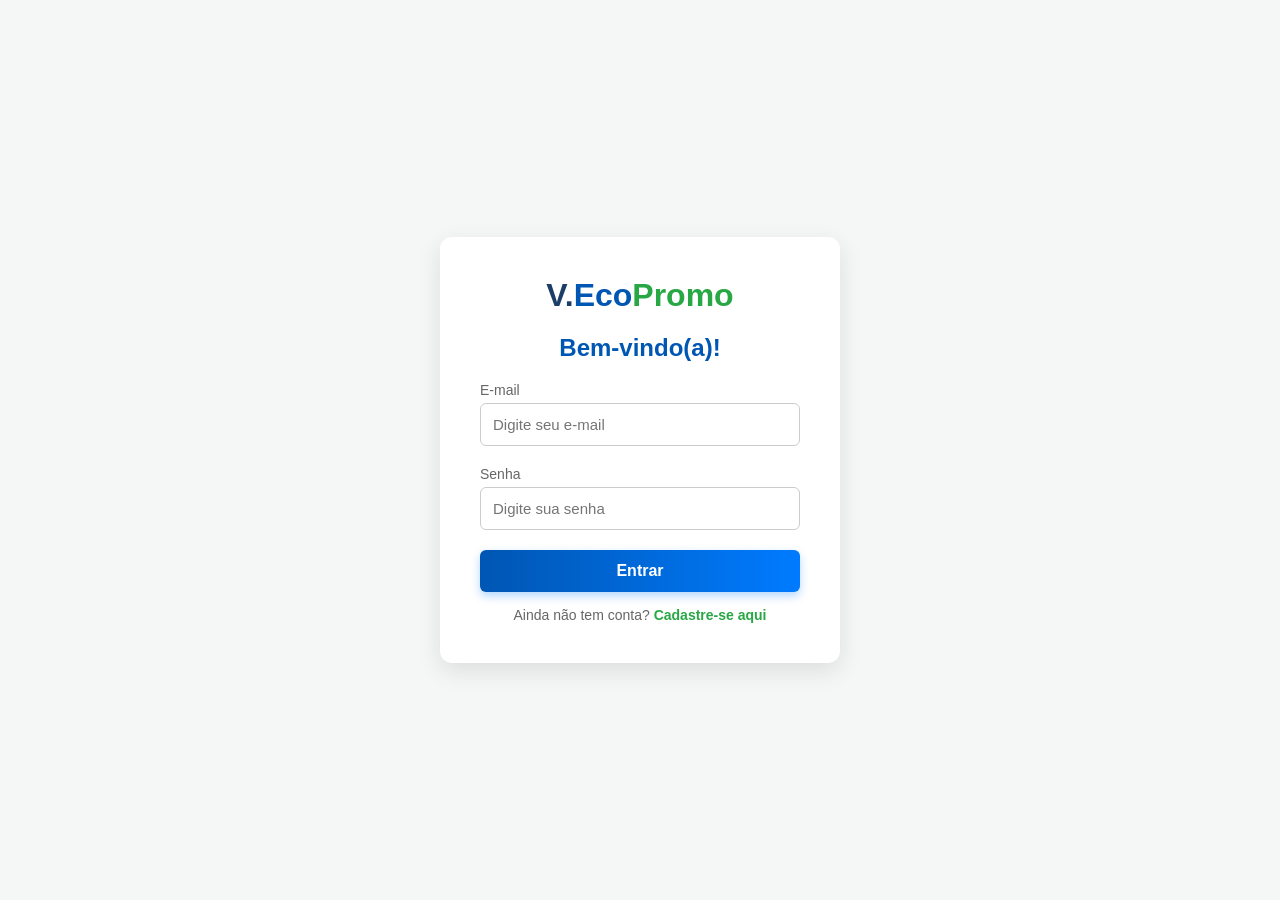
<file: index.html>
<!DOCTYPE html>
<html lang="pt-br">
<head>
    <meta charset="UTF-8">
    <meta name="viewport" content="width=device-width, initial-scale=1.0">
    <title>EcoPromo - Acesso</title>
    <link rel="stylesheet" href="style.css">
    <meta name="viewport" content="width=device-width, initial-scale=1.0">
</head>
<body>
    <div class="login-container">
        <div class="logo-area">
            <h1><span class="v-logo">V.</span><span class="eco">Eco</span><span class="promo">Promo</span></h1>
        </div>

        <div id="tela-login" class="form-area slide-up-animation">
            <h2>Bem-vindo(a)!</h2>
            <form action="cupons.html">
                <label for="email">E-mail</label>
                <input type="email" id="email" placeholder="Digite seu e-mail" required>

                <label for="senha">Senha</label>
                <input type="password" id="senha" placeholder="Digite sua senha" required>

                <button type="submit" class="btn-login">Entrar</button>
            </form>
            <p class="register-link">Ainda não tem conta? <a href="#" id="link-cadastro">Cadastre-se aqui</a></p>
        </div>

    
        <div id="tela-cadastro" class="form-area" style="display: none;">
            <h2>Crie sua conta</h2>
            <form action="cupons.html">
                <label for="nome-cad">Nome</label>
                <input type="text" id="nome-cad" placeholder="Seu nome completo" required>

                <label for="email-cad">E-mail</label>
                <input type="email" id="email-cad" placeholder="Digite seu e-mail" required>

                <label>Telefone</label>
                <input type="tel" id="cadTelefone" placeholder="(xx) xxxxx-xxxx" required>

                <label>Cidade</label>
                <input type="text" id="cadCidade" placeholder="Sua Cidade, Estado" required>

                <label for="senha-cad">Senha</label>
                <input type="password" id="senha-cad" placeholder="Crie uma senha" required>

                <button type="submit" class="btn-cadastro">Cadastrar</button>
            </form>
            <p class="register-link">Já tem uma conta? <a href="#" id="link-login">Faça Login</a></p>
        </div>
    </div>

   
    <script src="script.js"></script>
</body>
</html>
</file>
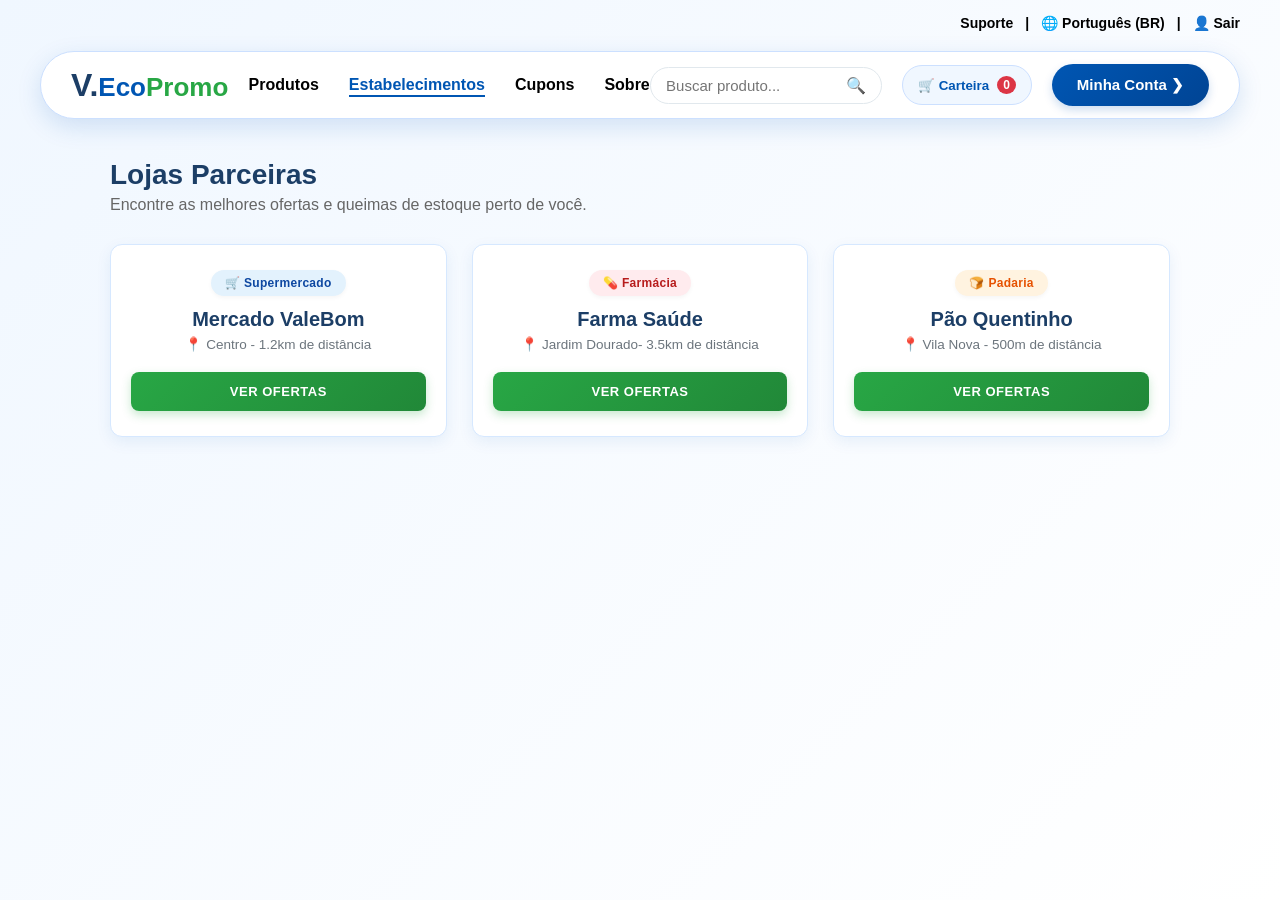
<file: estabelecimentos.html>
<!DOCTYPE html>
<html lang="pt-br">
<head>
    <meta charset="UTF-8">
    <meta name="viewport" content="width=device-width, initial-scale=1.0">
    <title>EcoPromo - Estabelecimentos</title>
    <link rel="stylesheet" href="style.css">
    <meta name="viewport" content="width=device-width, initial-scale=1.0">
</head>
<body class="painel-body">

    <div class="top-bar">
        <a href="suporte.html">Suporte</a> |
        <a href="#">🌐 Português (BR)</a> |
        <a href="index.html">👤 Sair</a>
    </div>

    <nav class="main-menu">
        <a href="inicio.html" class="logo">
            <span class="v-logo">V.</span><span class="eco">Eco</span><span class="promo">Promo</span>
        </a>
               <ul class="nav-links">
        <li><a href="inicio.html">Produtos</a></li>
        <li><a href="estabelecimentos.html" class="active">Estabelecimentos</a></li>
        <li><a href="cupons.html">Cupons</a></li>
        <li><a href="sobre.html">Sobre</a></li>
        </ul>

        <div class="nav-actions">
            <div class="search-box">
                <input type="text" id="inputBusca" placeholder="Buscar produto...">
                <span>🔍</span>
            </div>
            <button id="btnCarteira" class="btn-carteira">🛒 Carteira <span id="contadorCarteira">0</span></button>
            <a href="perfil.html" class="btn-cta">Minha Conta ❯</a>
        </div>
    </nav>
    

    <main class="conteudo-painel">
        <div class="cabecalho-pagina">
            <h2>Lojas Parceiras</h2>
            <p>Encontre as melhores ofertas e queimas de estoque perto de você.</p>
        </div>

        <div class="grid-lojas">
            <div class="card-loja">
                <span class="badge-categoria supermercado">🛒 Supermercado</span>
                <h3>Mercado ValeBom</h3>
                <p>📍 Centro - 1.2km de distância</p>
                <a href="inicio.html" class="btn-ver-ofertas">Ver Ofertas</a>
            </div>

            <div class="card-loja">
                <span class="badge-categoria farmacia">💊 Farmácia</span>
                <h3>Farma Saúde</h3>
                <p>📍 Jardim Dourado- 3.5km de distância</p>
                <a href="inicio.html" class="btn-ver-ofertas">Ver Ofertas</a>
            </div>

            <div class="card-loja">
                <span class="badge-categoria padaria">🍞 Padaria</span>
                <h3>Pão Quentinho</h3>
                <p>📍 Vila Nova - 500m de distância</p>
                <a href="inicio.html" class="btn-ver-ofertas">Ver Ofertas</a>
            </div>
        </div>
    </main>

        <div id="overlayCarteira" class="overlay-carteira"></div>
    <div id="painelCarteira" class="painel-carteira">
        <div class="carteira-header">
            <h3>Meus Cupons</h3>
            <button id="fecharCarteira" class="btn-fechar-carteira">&times;</button>
        </div>
        <div id="itensCarteira" class="carteira-body">
        </div>
        <div class="carteira-footer">
            <button id="limparCarteira" class="btn-limpar">Esvaziar Carteira</button>
        </div>
    </div>
    
     <script src="script.js"></script>
</body>
</html>
</file>
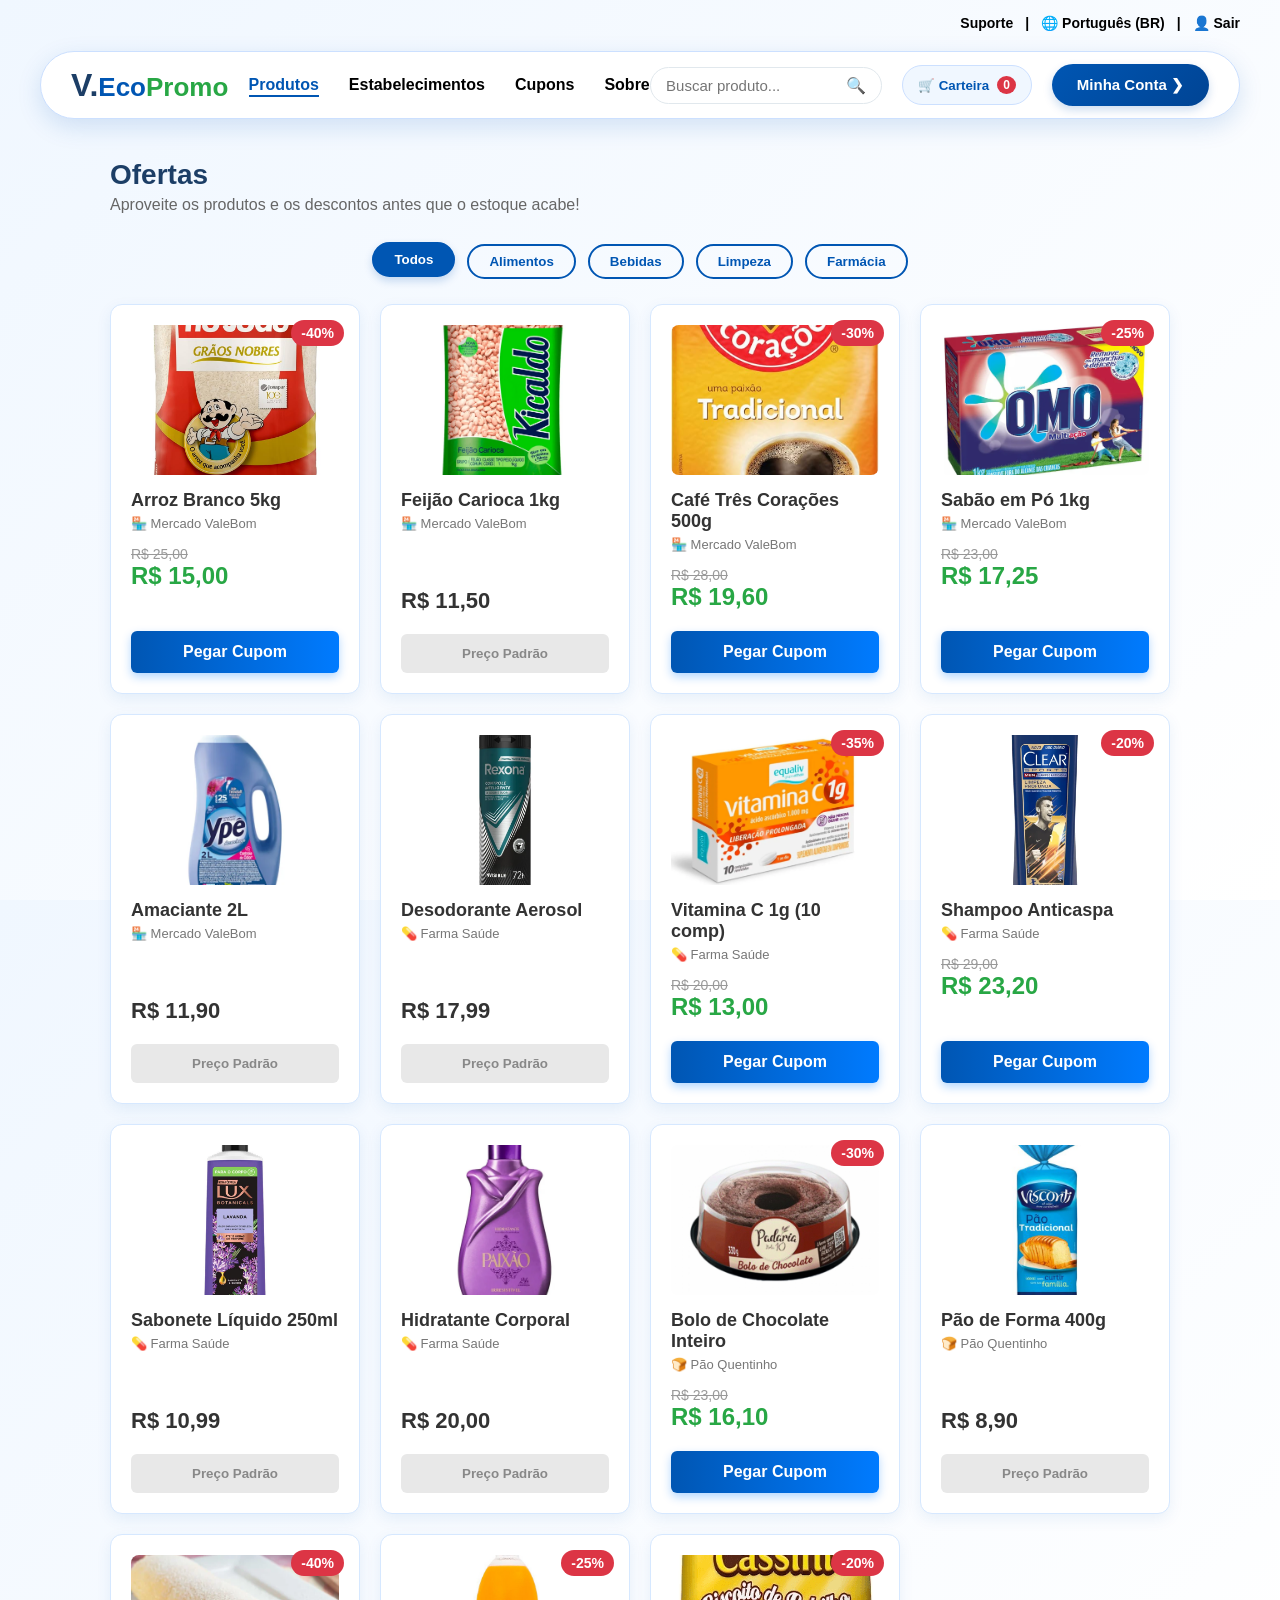
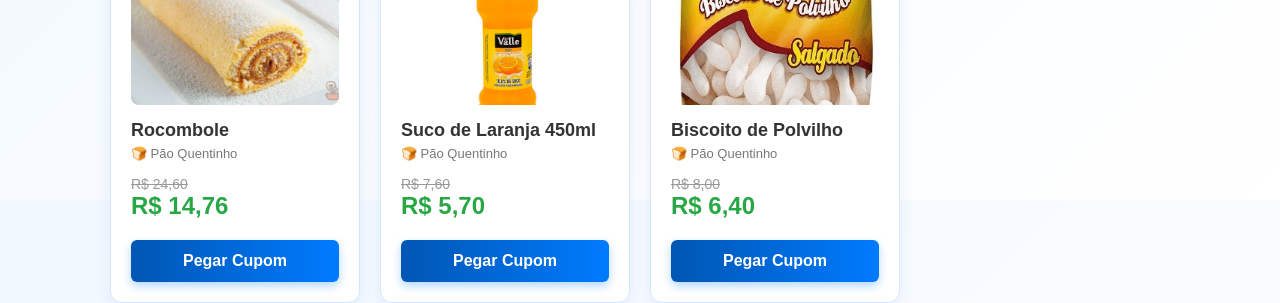
<file: inicio.html>
<!DOCTYPE html>
<html lang="pt-br">
<head>
    <meta charset="UTF-8">
    <meta name="viewport" content="width=device-width, initial-scale=1.0">
    <title>EcoPromo - Produtos em Oferta</title>
    <link rel="stylesheet" href="style.css">
    <meta name="viewport" content="width=device-width, initial-scale=1.0">
</head>
<body class="painel-body">

    <div class="top-bar">
        <a href="suporte.html">Suporte</a> |
        <a href="#">🌐 Português (BR)</a> |
        <a href="index.html">👤 Sair</a>
    </div>

    <nav class="main-menu">
        <a href="inicio.html" class="logo">
            <span class="v-logo">V.</span><span class="eco">Eco</span><span class="promo">Promo</span>
        </a>
            <ul class="nav-links">
        <li><a href="inicio.html" class="active">Produtos</a></li>
        <li><a href="estabelecimentos.html">Estabelecimentos</a></li>
        <li><a href="cupons.html">Cupons</a></li>
        <li><a href="sobre.html">Sobre</a></li>
        </ul>

        <div class="nav-actions">
            <div class="search-box">
                <input type="text" id="inputBusca" placeholder="Buscar produto...">
                <span>🔍</span>
            </div>
            <button id="btnCarteira" class="btn-carteira">🛒 Carteira <span id="contadorCarteira">0</span></button>
            <a href="perfil.html" class="btn-cta">Minha Conta ❯</a>
        </div>
    </nav>

    <main class="conteudo-painel">
        <div class="cabecalho-pagina">
            <h2>Ofertas </h2>
            <p>Aproveite os produtos e os descontos antes que o estoque acabe!</p>
        </div>

      <div class="filtros-container">
    <button class="btn-filtro ativo" data-filtro="todos">Todos</button>
    <button class="btn-filtro" data-filtro="alimentos">Alimentos</button>
    <button class="btn-filtro" data-filtro="bebidas">Bebidas</button>
    <button class="btn-filtro" data-filtro="limpeza">Limpeza</button>
    <button class="btn-filtro" data-filtro="farmacia">Farmácia</button>
    </div>

    <div class="grid-produtos">
            <div class="card-produto" data-categoria="alimentos">
                <div class="badge-desconto">-40%</div>
                <img src="imagens/Arroz.jpg" alt="Arroz Branco" class="img-produto-real">
                <h3>Arroz Branco 5kg</h3>
                <p class="loja-vendedora">🏪 Mercado ValeBom</p>
                <div class="area-preco"><span class="preco-antigo">R$ 25,00</span><span class="preco-novo">R$ 15,00</span></div>
                <a href="cupons.html" class="btn-pegar-cupom">Pegar Cupom</a>
            </div>

            <div class="card-produto" data-categoria="alimentos">
                <img src="imagens/Feijao.webp" alt="Feijão Carioca" class="img-produto-real">
                <h3>Feijão Carioca 1kg</h3>
                <p class="loja-vendedora">🏪 Mercado ValeBom</p>
                <div class="area-preco"><span class="preco-normal-destaque">R$ 11,50</span></div>
                <button class="btn-sem-cupom" disabled>Preço Padrão</button>
            </div>

            <div class="card-produto" data-categoria="alimentos">
                <div class="badge-desconto">-30%</div>
                <img src="imagens/Cafe.jpg" alt="Café Torrado" class="img-produto-real">
                <h3>Café Três Corações 500g</h3>
                <p class="loja-vendedora">🏪 Mercado ValeBom</p>
                <div class="area-preco"><span class="preco-antigo">R$ 28,00</span><span class="preco-novo">R$ 19,60</span></div>
                <a href="cupons.html" class="btn-pegar-cupom">Pegar Cupom</a>
            </div>

            <div class="card-produto" data-categoria="limpeza">
                <div class="badge-desconto">-25%</div>
                <img src="imagens/sabao.webp" alt="Sabão em Pó" class="img-produto-real">
                <h3>Sabão em Pó 1kg</h3>
                <p class="loja-vendedora">🏪 Mercado ValeBom</p>
                <div class="area-preco"><span class="preco-antigo">R$ 23,00</span><span class="preco-novo">R$ 17,25</span></div>
                <a href="cupons.html" class="btn-pegar-cupom">Pegar Cupom</a>
            </div>

            <div class="card-produto" data-categoria="limpeza">
                <img src="imagens/Amaciante.webp" alt="Amaciante 2L" class="img-produto-real">
                <h3>Amaciante 2L</h3>
                <p class="loja-vendedora">🏪 Mercado ValeBom</p>
                <div class="area-preco"><span class="preco-normal-destaque">R$ 11,90</span></div>
                <button class="btn-sem-cupom" disabled>Preço Padrão</button>
            </div>


            <div class="card-produto">
                <img src="imagens/Desodorante.webp" alt="Desodorante" class="img-produto-real">
                <h3>Desodorante Aerosol</h3>
                <p class="loja-vendedora">💊 Farma Saúde</p>
                <div class="area-preco"><span class="preco-normal-destaque">R$ 17,99</span></div>
                <button class="btn-sem-cupom" disabled>Preço Padrão</button>
            </div>
            
            <div class="card-produto" data-categoria="farmacia">
                <div class="badge-desconto">-35%</div>
                <img src="imagens/Vitamina.webp" alt="Vitamina C" class="img-produto-real">
                <h3>Vitamina C 1g (10 comp)</h3>
                <p class="loja-vendedora">💊 Farma Saúde</p>
                <div class="area-preco"><span class="preco-antigo">R$ 20,00</span><span class="preco-novo">R$ 13,00</span></div>
                <a href="cupons.html" class="btn-pegar-cupom">Pegar Cupom</a>
            </div>

            <div class="card-produto" data-categoria="farmacia">
                <div class="badge-desconto">-20%</div>
                <img src="imagens/Shampoo.webp" alt="Shampoo" class="img-produto-real">
                <h3>Shampoo Anticaspa</h3>
                <p class="loja-vendedora">💊 Farma Saúde</p>
                <div class="area-preco"><span class="preco-antigo">R$ 29,00</span><span class="preco-novo">R$ 23,20</span></div>
                <a href="cupons.html" class="btn-pegar-cupom">Pegar Cupom</a>
            </div>

            <div class="card-produto" data-categoria="farmacia">
                <img src="imagens/Sabonete.webp" alt="Sabonete" class="img-produto-real">
                <h3>Sabonete Líquido 250ml</h3>
                <p class="loja-vendedora">💊 Farma Saúde</p>
                <div class="area-preco"><span class="preco-normal-destaque">R$ 10,99</span></div>
                <button class="btn-sem-cupom" disabled>Preço Padrão</button>
            </div>

            <div class="card-produto" data-categoria="farmacia">
                <img src="imagens/Hidratante.webp" alt="Hidratante Corporal" class="img-produto-real">
                <h3>Hidratante Corporal</h3>
                <p class="loja-vendedora">💊 Farma Saúde</p>
                <div class="area-preco"><span class="preco-normal-destaque">R$ 20,00</span></div>
                <button class="btn-sem-cupom" disabled>Preço Padrão</button>
            </div>

            <div class="card-produto" data-categoria="alimentos">
                <div class="badge-desconto">-30%</div>
                <img src="imagens/Bolo.jpg" alt="Bolo de Chocolate" class="img-produto-real">
                <h3>Bolo de Chocolate Inteiro</h3>
                <p class="loja-vendedora">🍞 Pão Quentinho</p>
                <div class="area-preco"><span class="preco-antigo">R$ 23,00</span><span class="preco-novo">R$ 16,10</span></div>
                <a href="cupons.html" class="btn-pegar-cupom">Pegar Cupom</a>
            </div>

            <div class="card-produto" data-categoria="alimentos">
                <img src="imagens/Pao.jpg" alt="Pão Francês" class="img-produto-real">
                <h3>Pão de Forma 400g</h3>
                <p class="loja-vendedora">🍞 Pão Quentinho</p>
                <div class="area-preco"><span class="preco-normal-destaque">R$ 8,90</span></div>
                <button class="btn-sem-cupom" disabled>Preço Padrão</button>
            </div>

            <div class="card-produto" data-categoria="alimentos">
                <div class="badge-desconto">-40%</div>
                <img src="imagens/Rocambole.webp" alt="Pão de Queijo" class="img-produto-real">
                <h3>Rocombole</h3>
                <p class="loja-vendedora">🍞 Pão Quentinho</p>
                <div class="area-preco"><span class="preco-antigo">R$ 24,60</span><span class="preco-novo">R$ 14,76</span></div>
                <a href="cupons.html" class="btn-pegar-cupom">Pegar Cupom</a>
            </div>

            <div class="card-produto" data-categoria="bebidas">
                <div class="badge-desconto">-25%</div>
                <img src="imagens/suco.jpg" alt="Suco Natural" class="img-produto-real">
                <h3>Suco de Laranja 450ml</h3>
                <p class="loja-vendedora">🍞 Pão Quentinho</p>
                <div class="area-preco"><span class="preco-antigo">R$ 7,60</span><span class="preco-novo">R$ 5,70</span></div>
                <a href="cupons.html" class="btn-pegar-cupom">Pegar Cupom</a>
            </div>

            <div class="card-produto" data-categoria="alimentos">
                <div class="badge-desconto">-20%</div>
                <img src="imagens/Biscoito.png" alt="Biscoito de Polvilho" class="img-produto-real">
                <h3>Biscoito de Polvilho</h3>
                <p class="loja-vendedora">🍞 Pão Quentinho</p>
                <div class="area-preco"><span class="preco-antigo">R$ 8,00</span><span class="preco-novo">R$ 6,40</span></div>
                <a href="cupons.html" class="btn-pegar-cupom">Pegar Cupom</a>
            </div>

        </div>
    </main>

    <div id="overlayCarteira" class="overlay-carteira"></div>
    <div id="painelCarteira" class="painel-carteira">
        <div class="carteira-header">
            <h3>Meus Cupons</h3>
            <button id="fecharCarteira" class="btn-fechar-carteira">&times;</button>
        </div>
        <div id="itensCarteira" class="carteira-body">
        </div>
        <div class="carteira-footer">
            <button id="limparCarteira" class="btn-limpar">Esvaziar Carteira</button>
        </div>
    </div>

    <script src="script.js"></script>
</body>
</html>
</file>
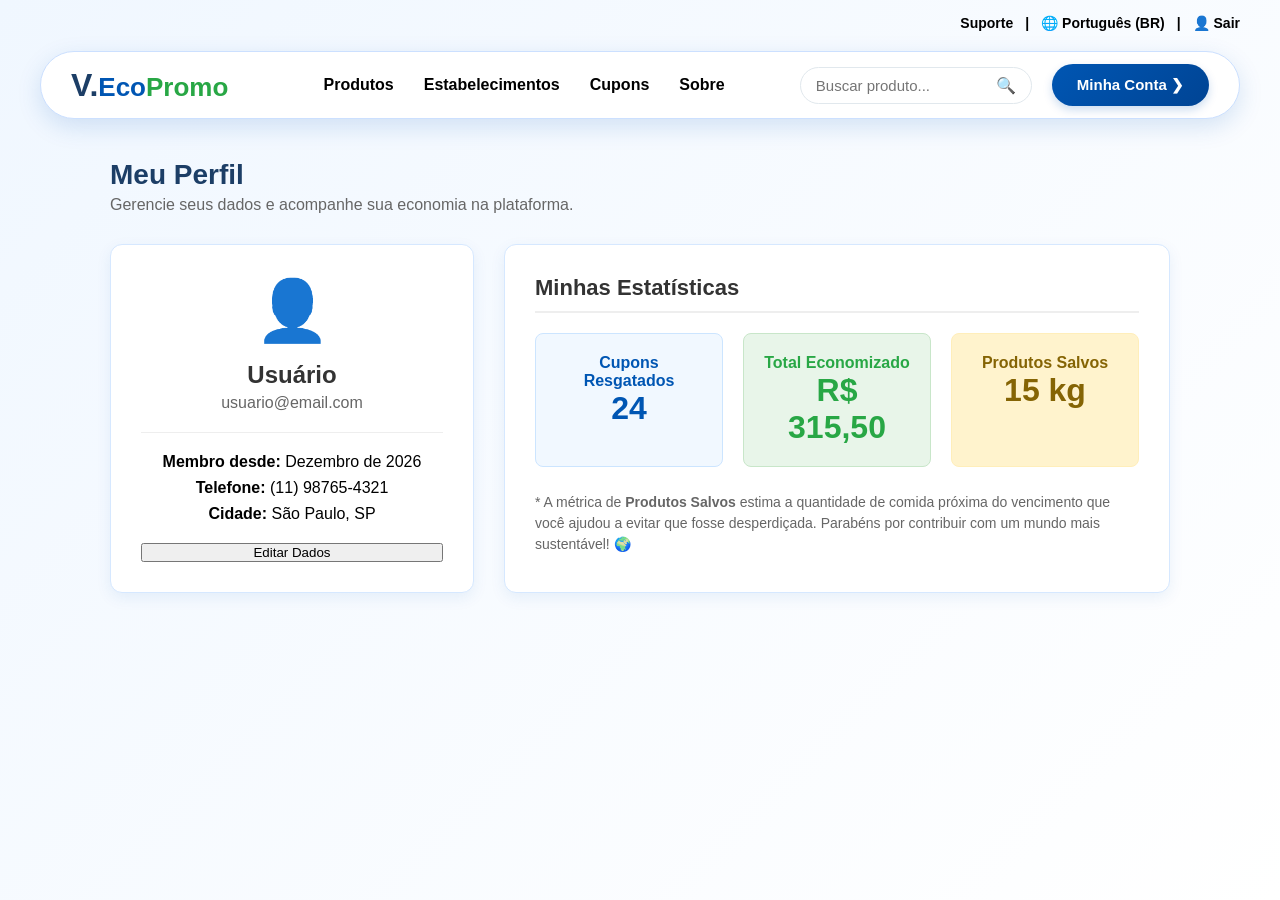
<file: perfil.html>
<!DOCTYPE html>
<html lang="pt-br">
<head>
    <meta charset="UTF-8">
    <meta name="viewport" content="width=device-width, initial-scale=1.0">
    <title>EcoPromo - Minha Conta</title>
    <link rel="stylesheet" href="style.css">
    <meta name="viewport" content="width=device-width, initial-scale=1.0">
</head>
<body class="painel-body">

    <div class="top-bar">
        <a href="suporte.html">Suporte</a> |
        <a href="#">🌐 Português (BR)</a> |
        <a href="index.html">👤 Sair</a>
    </div>

    <nav class="main-menu">
        <a href="inicio.html" class="logo">
            <span class="v-logo">V.</span><span class="eco">Eco</span><span class="promo">Promo</span>
        </a>
     <ul class="nav-links">
    <li><a href="inicio.html">Produtos</a></li>
    <li><a href="estabelecimentos.html">Estabelecimentos</a></li>
    <li><a href="cupons.html">Cupons</a></li>
    <li><a href="sobre.html">Sobre</a></li>
    </ul>
        <div class="nav-actions">
            <div class="search-box">
                <input type="text" id="inputBusca" placeholder="Buscar produto...">
                <span>🔍</span>
            </div>
    
            <a href="perfil.html" class="btn-cta" style="background-color: #000; color: #fff;">Minha Conta ❯</a>
        </div>
    </nav>

    <main class="conteudo-painel">
        <div class="cabecalho-pagina">
            <h2>Meu Perfil</h2>
            <p>Gerencie seus dados e acompanhe sua economia na plataforma.</p>
        </div>

        <div class="perfil-container" style="display: flex; gap: 30px; margin-top: 20px; flex-wrap: wrap;">
            
            <div class="card-produto" style="flex: 1; min-width: 300px; padding: 30px; text-align: center;">
                <div style="font-size: 60px; margin-bottom: 15px;">👤</div>
                <h3 id="perfilNome" style="font-size: 24px; margin-bottom: 5px;">João Silva</h3>
<p id="perfilEmail" style="color: #666; margin-bottom: 20px;">joao.silva@email.com</p>

<hr style="border: 0; border-top: 1px solid #eee; margin-bottom: 20px;">

<p style="margin-bottom: 8px;"><strong>Membro desde:</strong> <span id="perfilData">Janeiro de 2024</span></p>
<p style="margin-bottom: 8px;"><strong>Telefone:</strong> <span id="perfilTelefone">(11) 98765-4321</span></p>
<p style="margin-bottom: 20px;"><strong>Cidade:</strong> <span id="perfilCidade">São Paulo, SP</span></p>

<button id="btnEditarDados" class="btn-editar">Editar Dados</button>
            </div>

            <div class="card-produto" style="flex: 2; min-width: 300px; padding: 30px;">
                <h3 style="font-size: 22px; border-bottom: 2px solid #eee; padding-bottom: 10px; margin-bottom: 20px;">Minhas Estatísticas</h3>
                
                <div style="display: grid; grid-template-columns: repeat(auto-fit, minmax(150px, 1fr)); gap: 20px;">
                    <div style="background-color: #f1f8ff; padding: 20px; border-radius: 8px; text-align: center; border: 1px solid #cce5ff;">
                        <h4 style="color: #0056b3; font-size: 16px;">Cupons Resgatados</h4>
                        <span style="font-size: 32px; font-weight: bold; color: #0056b3;">24</span>
                    </div>
                    
                    <div style="background-color: #e8f5e9; padding: 20px; border-radius: 8px; text-align: center; border: 1px solid #c8e6c9;">
                        <h4 style="color: #28a745; font-size: 16px;">Total Economizado</h4>
                        <span style="font-size: 32px; font-weight: bold; color: #28a745;">R$ 315,50</span>
                    </div>

                    <div style="background-color: #fff3cd; padding: 20px; border-radius: 8px; text-align: center; border: 1px solid #ffeeba;">
                        <h4 style="color: #856404; font-size: 16px;">Produtos Salvos</h4>
                        <span style="font-size: 32px; font-weight: bold; color: #856404;">15 kg</span>
                    </div>
                </div>

                <p style="margin-top: 25px; color: #666; font-size: 14px; line-height: 1.5;">
                    * A métrica de <strong>Produtos Salvos</strong> estima a quantidade de comida próxima do vencimento que você ajudou a evitar que fosse desperdiçada. Parabéns por contribuir com um mundo mais sustentável! 🌍
                </p>
            </div>

        </div>
    </main>

     <script src="script.js"></script>
</body>
</html>
</file>
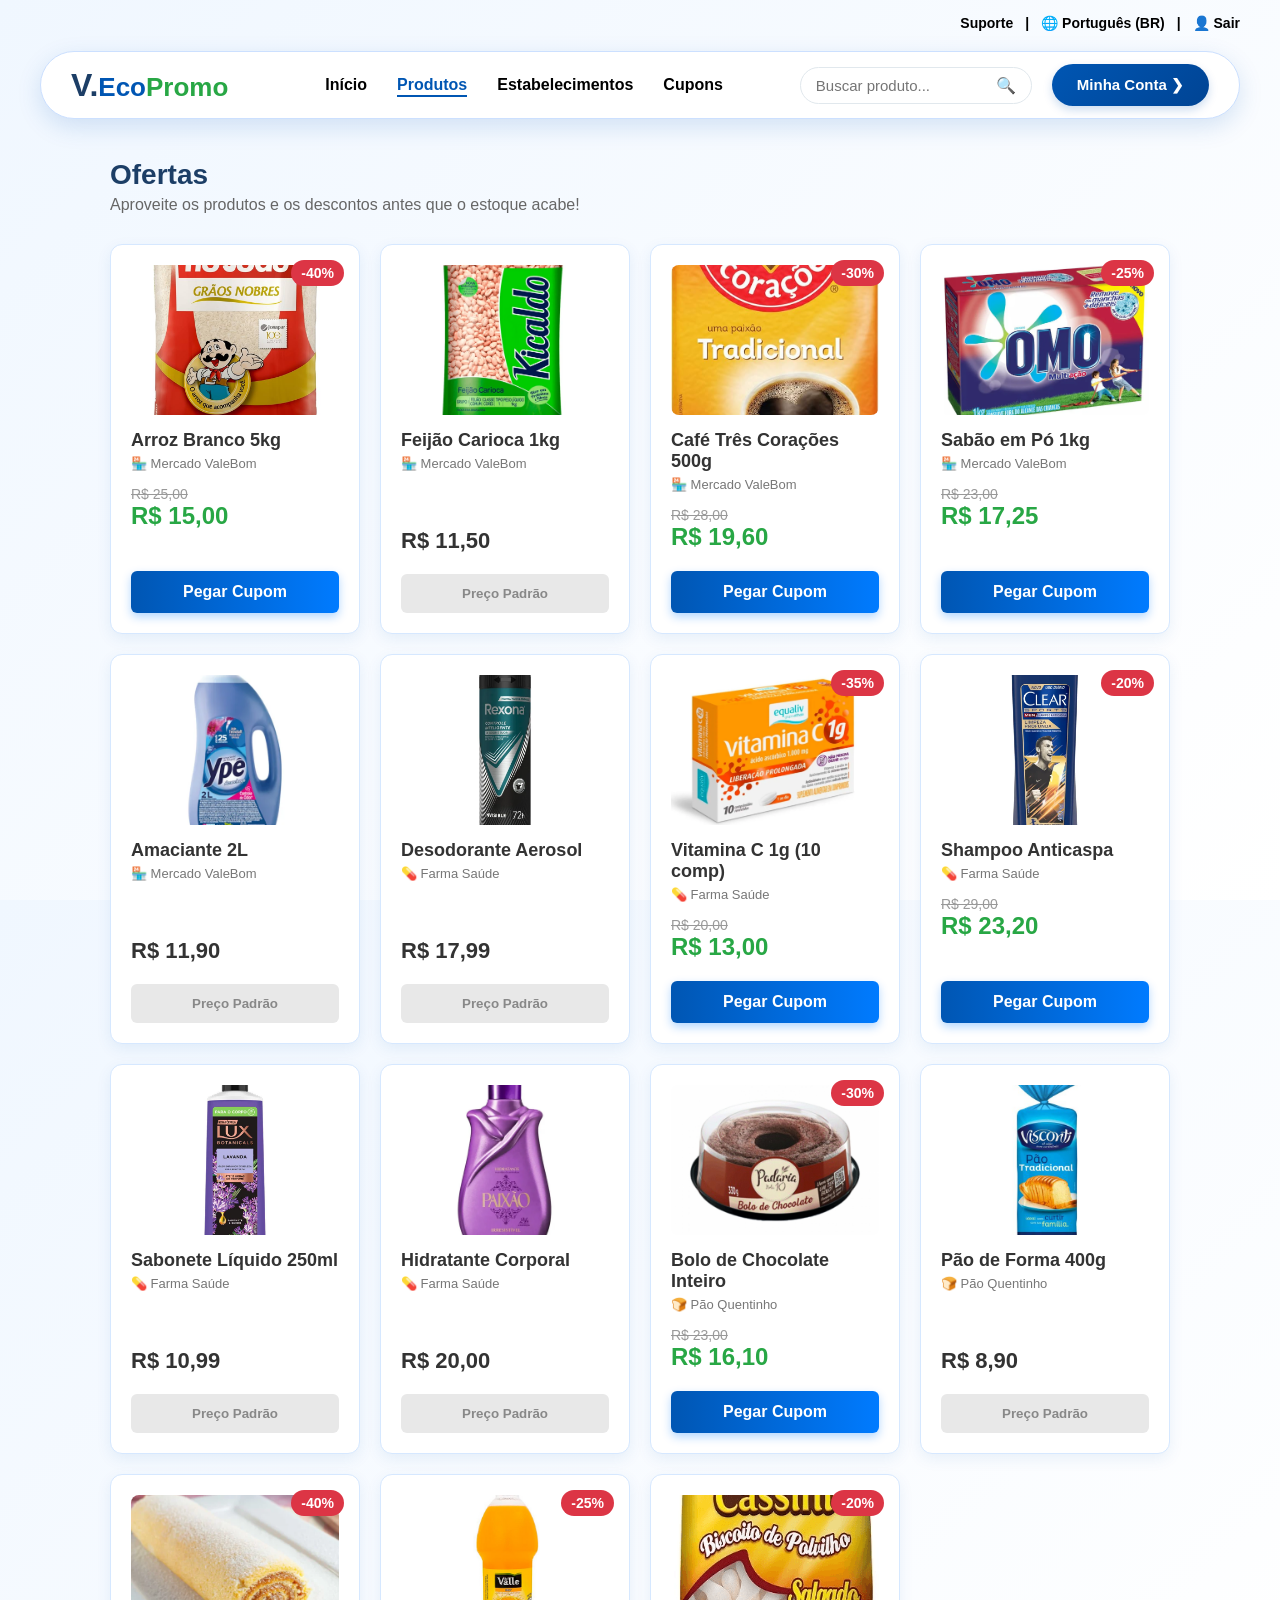
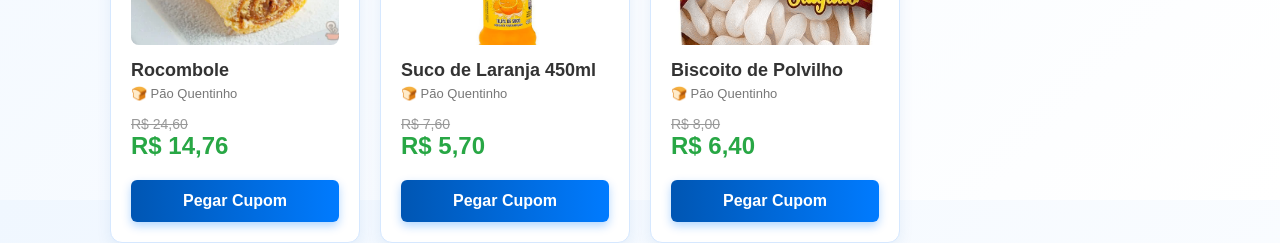
<file: produtos.html>
<!DOCTYPE html>
<html lang="pt-br">
<head>
    <meta charset="UTF-8">
    <meta name="viewport" content="width=device-width, initial-scale=1.0">
    <title>EcoPromo - Produtos em Oferta</title>
    <link rel="stylesheet" href="style.css">
</head>
<body class="painel-body">

    <div class="top-bar">
        <a href="#">Suporte</a> |
        <a href="#">🌐 Português (BR)</a> |
        <a href="index.html">👤 Sair</a>
    </div>

    <nav class="main-menu">
        <a href="inicio.html" class="logo">
            <span class="v-logo">V.</span><span class="eco">Eco</span><span class="promo">Promo</span>
        </a>
        <ul class="nav-links">
            <li><a href="inicio.html">Início</a></li>
            <li><a href="produtos.html" class="active">Produtos</a></li>
            <li><a href="estabelecimentos.html">Estabelecimentos</a></li>
            <li><a href="cupons.html">Cupons</a></li>
        </ul>
        <div class="nav-actions">
            <div class="search-box">
                <input type="text" id="inputBusca" placeholder="Buscar produto...">
                <span>🔍</span>
            </div>
            <a href="perfil.html" class="btn-cta">Minha Conta ❯</a>
        </div>
    </nav>

    <main class="conteudo-painel">
        <div class="cabecalho-pagina">
            <h2>Ofertas </h2>
            <p>Aproveite os produtos e os descontos antes que o estoque acabe!</p>
        </div>

    <div class="grid-produtos">
            <div class="card-produto">
                <div class="badge-desconto">-40%</div>
                <img src="imagens/Arroz.jpg" alt="Arroz Branco" class="img-produto-real">
                <h3>Arroz Branco 5kg</h3>
                <p class="loja-vendedora">🏪 Mercado ValeBom</p>
                <div class="area-preco"><span class="preco-antigo">R$ 25,00</span><span class="preco-novo">R$ 15,00</span></div>
                <a href="cupons.html" class="btn-pegar-cupom">Pegar Cupom</a>
            </div>

            <div class="card-produto">
                <img src="imagens/Feijao.webp" alt="Feijão Carioca" class="img-produto-real">
                <h3>Feijão Carioca 1kg</h3>
                <p class="loja-vendedora">🏪 Mercado ValeBom</p>
                <div class="area-preco"><span class="preco-normal-destaque">R$ 11,50</span></div>
                <button class="btn-sem-cupom" disabled>Preço Padrão</button>
            </div>

            <div class="card-produto">
                <div class="badge-desconto">-30%</div>
                <img src="imagens/Cafe.jpg" alt="Café Torrado" class="img-produto-real">
                <h3>Café Três Corações 500g</h3>
                <p class="loja-vendedora">🏪 Mercado ValeBom</p>
                <div class="area-preco"><span class="preco-antigo">R$ 28,00</span><span class="preco-novo">R$ 19,60</span></div>
                <a href="cupons.html" class="btn-pegar-cupom">Pegar Cupom</a>
            </div>

            <div class="card-produto">
                <div class="badge-desconto">-25%</div>
                <img src="imagens/sabao.webp" alt="Sabão em Pó" class="img-produto-real">
                <h3>Sabão em Pó 1kg</h3>
                <p class="loja-vendedora">🏪 Mercado ValeBom</p>
                <div class="area-preco"><span class="preco-antigo">R$ 23,00</span><span class="preco-novo">R$ 17,25</span></div>
                <a href="cupons.html" class="btn-pegar-cupom">Pegar Cupom</a>
            </div>

            <div class="card-produto">
                <img src="imagens/Amaciante.webp" alt="Amaciante 2L" class="img-produto-real">
                <h3>Amaciante 2L</h3>
                <p class="loja-vendedora">🏪 Mercado ValeBom</p>
                <div class="area-preco"><span class="preco-normal-destaque">R$ 11,90</span></div>
                <button class="btn-sem-cupom" disabled>Preço Padrão</button>
            </div>


            <div class="card-produto">
                <img src="imagens/Desodorante.webp" alt="Desodorante" class="img-produto-real">
                <h3>Desodorante Aerosol</h3>
                <p class="loja-vendedora">💊 Farma Saúde</p>
                <div class="area-preco"><span class="preco-normal-destaque">R$ 17,99</span></div>
                <button class="btn-sem-cupom" disabled>Preço Padrão</button>
            </div>
            
            <div class="card-produto">
                <div class="badge-desconto">-35%</div>
                <img src="imagens/Vitamina.webp" alt="Vitamina C" class="img-produto-real">
                <h3>Vitamina C 1g (10 comp)</h3>
                <p class="loja-vendedora">💊 Farma Saúde</p>
                <div class="area-preco"><span class="preco-antigo">R$ 20,00</span><span class="preco-novo">R$ 13,00</span></div>
                <a href="cupons.html" class="btn-pegar-cupom">Pegar Cupom</a>
            </div>

            <div class="card-produto">
                <div class="badge-desconto">-20%</div>
                <img src="imagens/Shampoo.webp" alt="Shampoo" class="img-produto-real">
                <h3>Shampoo Anticaspa</h3>
                <p class="loja-vendedora">💊 Farma Saúde</p>
                <div class="area-preco"><span class="preco-antigo">R$ 29,00</span><span class="preco-novo">R$ 23,20</span></div>
                <a href="cupons.html" class="btn-pegar-cupom">Pegar Cupom</a>
            </div>

            <div class="card-produto">
                <img src="imagens/Sabonete.webp" alt="Sabonete" class="img-produto-real">
                <h3>Sabonete Líquido 250ml</h3>
                <p class="loja-vendedora">💊 Farma Saúde</p>
                <div class="area-preco"><span class="preco-normal-destaque">R$ 10,99</span></div>
                <button class="btn-sem-cupom" disabled>Preço Padrão</button>
            </div>

            <div class="card-produto">
                <img src="imagens/Hidratante.webp" alt="Hidratante Corporal" class="img-produto-real">
                <h3>Hidratante Corporal</h3>
                <p class="loja-vendedora">💊 Farma Saúde</p>
                <div class="area-preco"><span class="preco-normal-destaque">R$ 20,00</span></div>
                <button class="btn-sem-cupom" disabled>Preço Padrão</button>
            </div>

            <div class="card-produto">
                <div class="badge-desconto">-30%</div>
                <img src="imagens/Bolo.jpg" alt="Bolo de Chocolate" class="img-produto-real">
                <h3>Bolo de Chocolate Inteiro</h3>
                <p class="loja-vendedora">🍞 Pão Quentinho</p>
                <div class="area-preco"><span class="preco-antigo">R$ 23,00</span><span class="preco-novo">R$ 16,10</span></div>
                <a href="cupons.html" class="btn-pegar-cupom">Pegar Cupom</a>
            </div>

            <div class="card-produto">
                <img src="imagens/Pao.jpg" alt="Pão Francês" class="img-produto-real">
                <h3>Pão de Forma 400g</h3>
                <p class="loja-vendedora">🍞 Pão Quentinho</p>
                <div class="area-preco"><span class="preco-normal-destaque">R$ 8,90</span></div>
                <button class="btn-sem-cupom" disabled>Preço Padrão</button>
            </div>

            <div class="card-produto">
                <div class="badge-desconto">-40%</div>
                <img src="imagens/Rocambole.webp" alt="Pão de Queijo" class="img-produto-real">
                <h3>Rocombole</h3>
                <p class="loja-vendedora">🍞 Pão Quentinho</p>
                <div class="area-preco"><span class="preco-antigo">R$ 24,60</span><span class="preco-novo">R$ 14,76</span></div>
                <a href="cupons.html" class="btn-pegar-cupom">Pegar Cupom</a>
            </div>

            <div class="card-produto">
                <div class="badge-desconto">-25%</div>
                <img src="imagens/suco.jpg" alt="Suco Natural" class="img-produto-real">
                <h3>Suco de Laranja 450ml</h3>
                <p class="loja-vendedora">🍞 Pão Quentinho</p>
                <div class="area-preco"><span class="preco-antigo">R$ 7,60</span><span class="preco-novo">R$ 5,70</span></div>
                <a href="cupons.html" class="btn-pegar-cupom">Pegar Cupom</a>
            </div>

            <div class="card-produto">
                <div class="badge-desconto">-20%</div>
                <img src="imagens/Biscoito.png" alt="Biscoito de Polvilho" class="img-produto-real">
                <h3>Biscoito de Polvilho</h3>
                <p class="loja-vendedora">🍞 Pão Quentinho</p>
                <div class="area-preco"><span class="preco-antigo">R$ 8,00</span><span class="preco-novo">R$ 6,40</span></div>
                <a href="cupons.html" class="btn-pegar-cupom">Pegar Cupom</a>
            </div>

        </div>
    </main>

    <script src="script.js"></script>
</body>
</html>
</file>
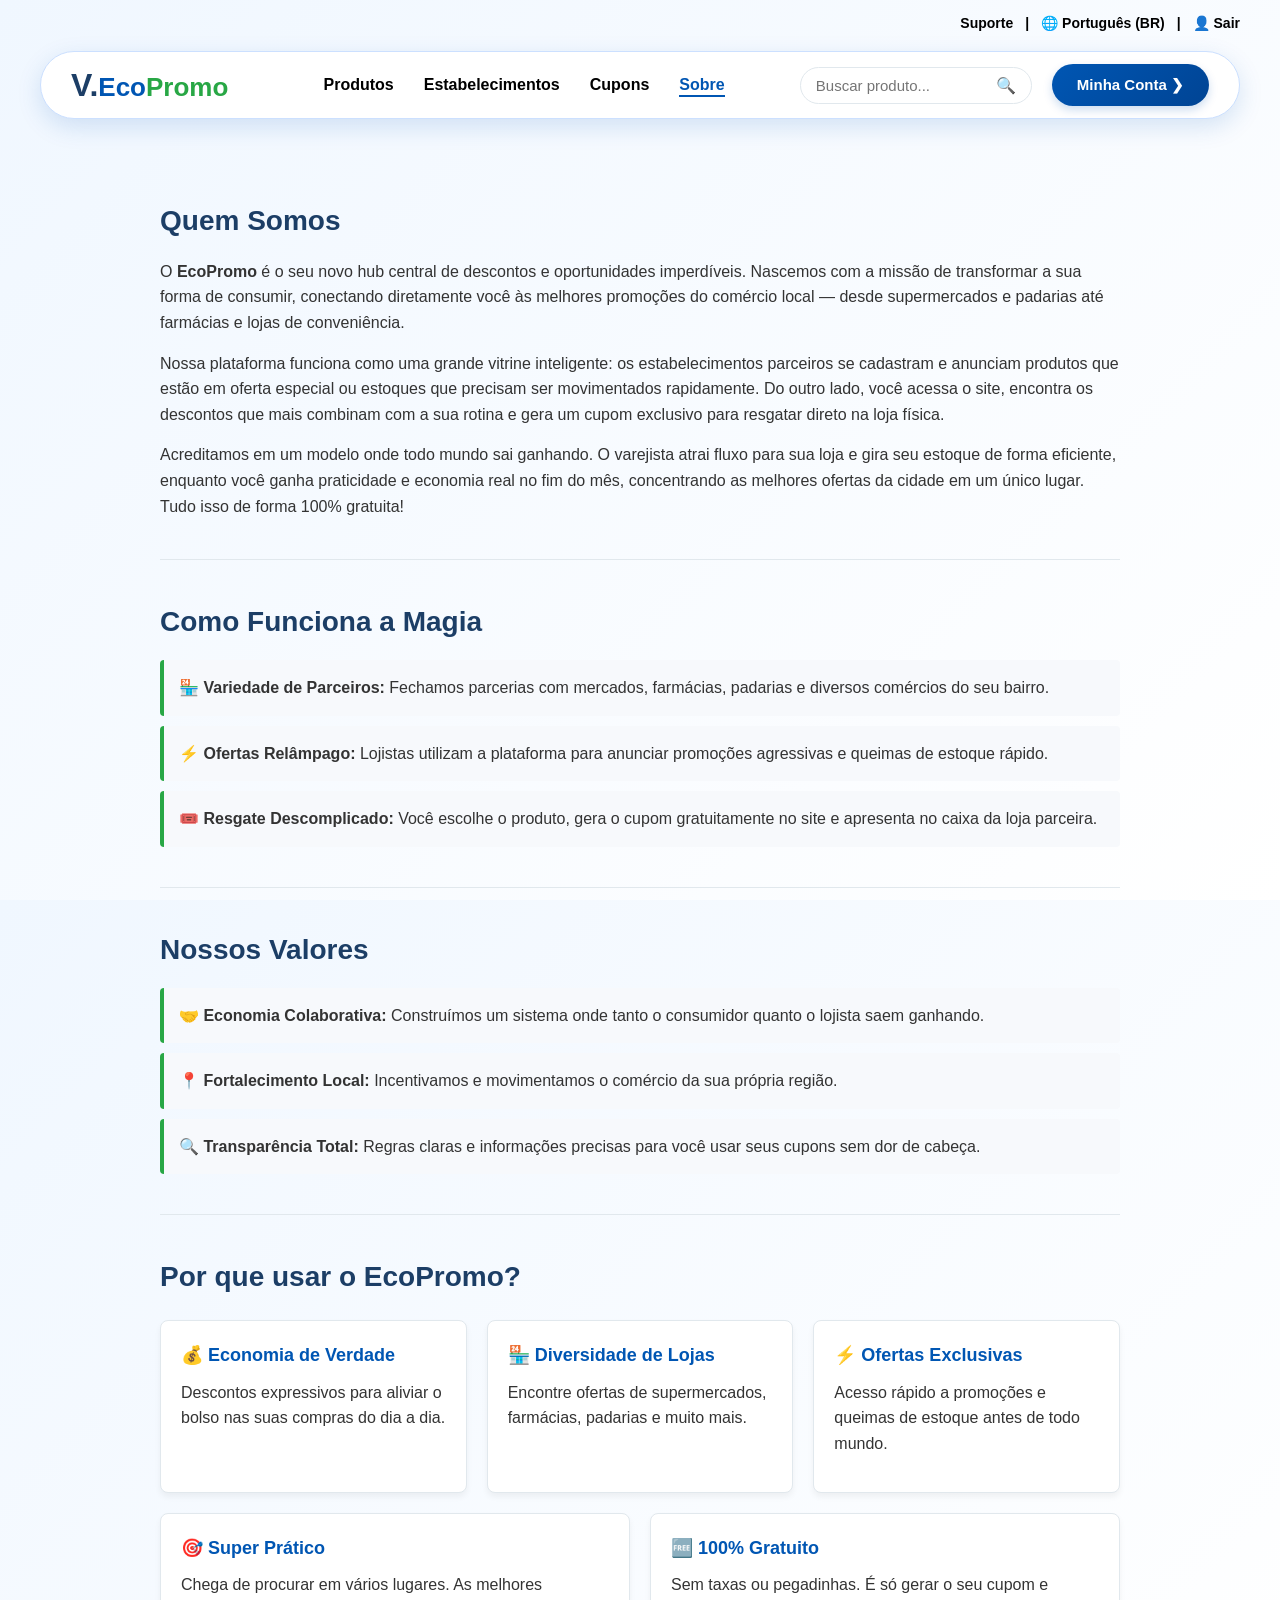
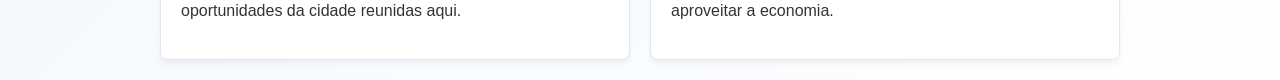
<file: sobre.html>
<!DOCTYPE html>
<html lang="pt-br">
<head>
    <meta charset="UTF-8">
    <meta name="viewport" content="width=device-width, initial-scale=1.0">
    <title>EcoPromo - Início</title>
    <link rel="stylesheet" href="style.css">
    <meta name="viewport" content="width=device-width, initial-scale=1.0">
</head>

<body class="painel-body">

    <div class="top-bar">
       <a href="suporte.html">Suporte</a> |
        <a href="#">🌐 Português (BR)</a> |
        <a href="index.html">👤 Sair</a>
    </div>

    <nav class="main-menu">
        <a href="inicio.html" class="logo">
            <span class="v-logo">V.</span><span class="eco">Eco</span><span class="promo">Promo</span>
        </a>

          <ul class="nav-links">
        <li><a href="inicio.html">Produtos</a></li>
        <li><a href="estabelecimentos.html">Estabelecimentos</a></li>
        <li><a href="cupons.html">Cupons</a></li>
        <li><a href="sobre.html" class="active">Sobre</a></li>
        </ul>

        <div class="nav-actions">
            <div class="search-box">
                <input type="text" id="inputBusca" placeholder="Buscar produto...">
                <span>🔍</span>
            </div>
             <a href="perfil.html" class="btn-cta">Minha Conta ❯</a>
        </div>
    </nav>

    <main class="conteudo-inicio">
        <section class="sobre-nos">
            <h2>Quem Somos</h2>
            <p>O <strong>EcoPromo</strong> é o seu novo hub central de descontos e oportunidades imperdíveis. Nascemos com a missão de transformar a sua forma de consumir, conectando diretamente você às melhores promoções do comércio local — desde supermercados e padarias até farmácias e lojas de conveniência.</p>
            
            <p>Nossa plataforma funciona como uma grande vitrine inteligente: os estabelecimentos parceiros se cadastram e anunciam produtos que estão em oferta especial ou estoques que precisam ser movimentados rapidamente. Do outro lado, você acessa o site, encontra os descontos que mais combinam com a sua rotina e gera um cupom exclusivo para resgatar direto na loja física.</p>
            
            <p>Acreditamos em um modelo onde todo mundo sai ganhando. O varejista atrai fluxo para sua loja e gira seu estoque de forma eficiente, enquanto você ganha praticidade e economia real no fim do mês, concentrando as melhores ofertas da cidade em um único lugar. Tudo isso de forma 100% gratuita!</p>
        </section>

        <hr class="divisor">

        <section class="como-funciona">
            <h2>Como Funciona a Magia</h2>
            <ul>
                <li><strong>🏪 Variedade de Parceiros:</strong> Fechamos parcerias com mercados, farmácias, padarias e diversos comércios do seu bairro.</li>
                <li><strong>⚡ Ofertas Relâmpago:</strong> Lojistas utilizam a plataforma para anunciar promoções agressivas e queimas de estoque rápido.</li>
                <li><strong>🎟️ Resgate Descomplicado:</strong> Você escolhe o produto, gera o cupom gratuitamente no site e apresenta no caixa da loja parceira.</li>
            </ul>
        </section>

        <hr class="divisor">

        <section class="valores">
            <h2>Nossos Valores</h2>
            <ul>
                <li><strong>🤝 Economia Colaborativa:</strong> Construímos um sistema onde tanto o consumidor quanto o lojista saem ganhando.</li>
                <li><strong>📍 Fortalecimento Local:</strong> Incentivamos e movimentamos o comércio da sua própria região.</li>
                <li><strong>🔍 Transparência Total:</strong> Regras claras e informações precisas para você usar seus cupons sem dor de cabeça.</li>
            </ul>
        </section>

        <hr class="divisor">

        <section class="vantagens">
            <h2>Por que usar o EcoPromo?</h2>
            <div class="cards-vantagens">
                <div class="card">
                    <h3>💰 Economia de Verdade</h3>
                    <p>Descontos expressivos para aliviar o bolso nas suas compras do dia a dia.</p>
                </div>
                <div class="card">
                    <h3>🏪 Diversidade de Lojas</h3>
                    <p>Encontre ofertas de supermercados, farmácias, padarias e muito mais.</p>
                </div>
                <div class="card">
                    <h3>⚡ Ofertas Exclusivas</h3>
                    <p>Acesso rápido a promoções e queimas de estoque antes de todo mundo.</p>
                </div>
                <div class="card">
                    <h3>🎯 Super Prático</h3>
                    <p>Chega de procurar em vários lugares. As melhores oportunidades da cidade reunidas aqui.</p>
                </div>
                <div class="card">
                    <h3>🆓 100% Gratuito</h3>
                    <p>Sem taxas ou pegadinhas. É só gerar o seu cupom e aproveitar a economia.</p>
                </div>
            </div>
        </section>
    </main>
 <script src="script.js"></script>
</body>
</html>
</file>
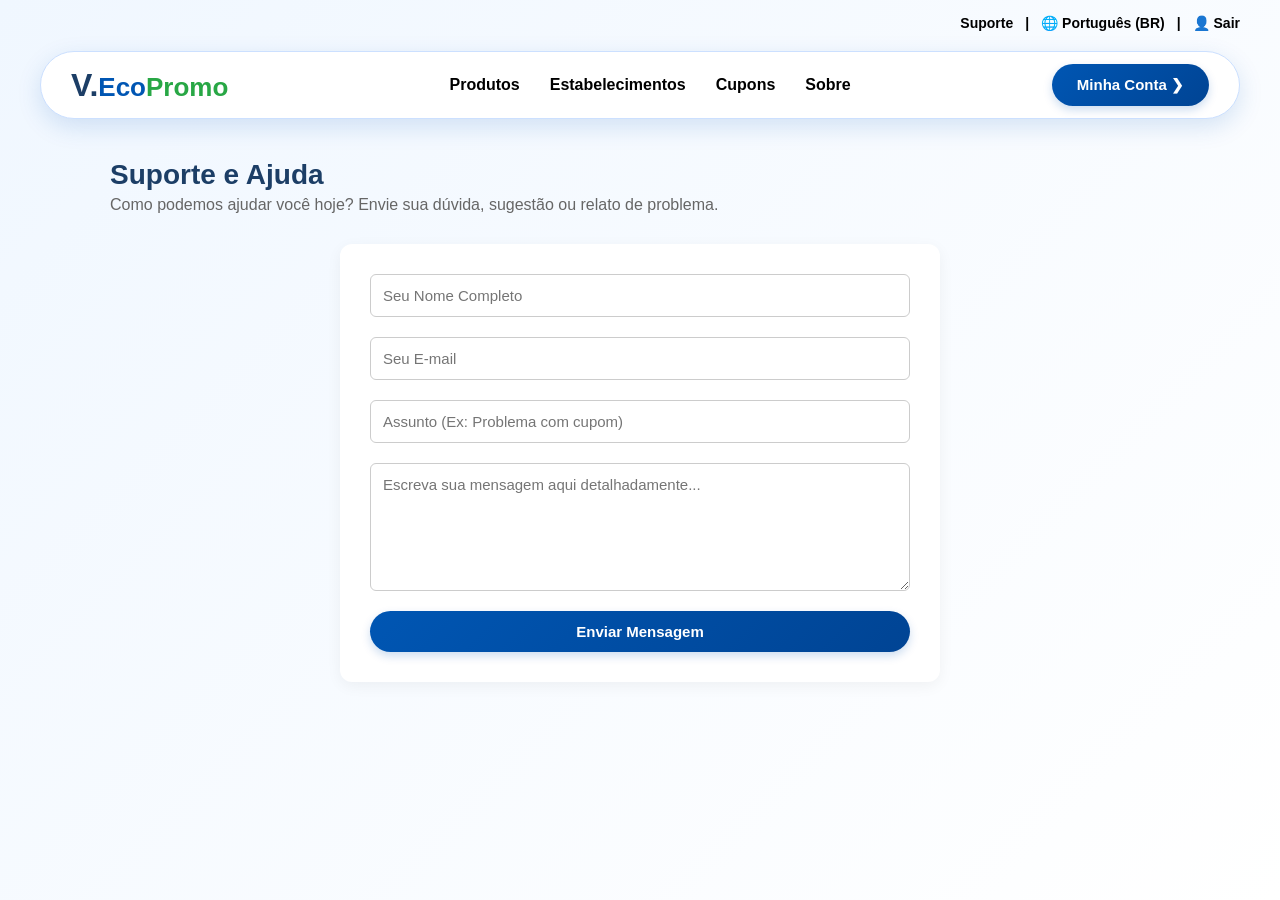
<file: suporte.html>
<!DOCTYPE html>
<html lang="pt-br">
<head>
    <meta charset="UTF-8">
    <meta name="viewport" content="width=device-width, initial-scale=1.0">
    <title>EcoPromo - Suporte</title>
    <link rel="stylesheet" href="style.css">
    <meta name="viewport" content="width=device-width, initial-scale=1.0">
</head>
<body class="painel-body">

    <div class="top-bar">
        <a href="suporte.html">Suporte</a> |
        <a href="#">🌐 Português (BR)</a> |
        <a href="index.html">👤 Sair</a>
    </div>

    <nav class="main-menu">
        <a href="inicio.html" class="logo">
            <span class="v-logo">V.</span><span class="eco">Eco</span><span class="promo">Promo</span>
        </a>
        <ul class="nav-links">
            <li><a href="inicio.html">Produtos</a></li>
            <li><a href="estabelecimentos.html">Estabelecimentos</a></li>
            <li><a href="cupons.html">Cupons</a></li>
            <li><a href="sobre.html">Sobre</a></li>
        </ul>
        <div class="nav-actions">
            <a href="perfil.html" class="btn-cta">Minha Conta ❯</a>
        </div>
    </nav>

    <main class="conteudo-painel">
        <div class="cabecalho-pagina">
            <h2>Suporte e Ajuda</h2>
            <p>Como podemos ajudar você hoje? Envie sua dúvida, sugestão ou relato de problema.</p>
        </div>

        <div class="form-container">
            <form id="formSuporte">
                <input type="text" id="supNome" placeholder="Seu Nome Completo" required>
                <input type="email" id="supEmail" placeholder="Seu E-mail" required>
                <input type="text" id="supAssunto" placeholder="Assunto (Ex: Problema com cupom)" required>
                <textarea id="supMensagem" placeholder="Escreva sua mensagem aqui detalhadamente..." rows="6" required></textarea>
                <button type="submit" class="btn-cta" style="width: 100%; border: none; cursor: pointer;">Enviar Mensagem</button>
            </form>
        </div>
    </main>

    <script src="script.js"></script>
</body>
</html>
</file>
<file: style.css>
* {
    margin: 0;
    padding: 0;
    box-sizing: border-box;
    font-family: sans-serif;
}

body {
    background-color: #f4f7f6;
    display: flex;
    justify-content: center;
    align-items: center;
    height: 100vh;
}

body.painel-body {
    display: block; 
    background: linear-gradient(135deg, #f0f7ff 0%, #ffffff 100%);
    min-height: 100vh;
    padding: 15px 40px;
}

h2 { 
    margin: 20px 0; 
    color: #0056b3; 
}

img {
    max-width: 100%;
    height: auto;
}

.login-container {
    background-color: #ffffff;
    padding: 40px;
    border-radius: 12px;
    box-shadow: 0 8px 24px rgba(0,0,0,0.1);
    width: 100%;
    max-width: 400px;
    text-align: center;
}

.v-logo { color: #1c3e66; font-size: 32px; }
.eco { color: #0056b3; } 
.promo { color: #28a745; } 

form {
    display: flex;
    flex-direction: column;
    text-align: left;
}

label { 
    margin-bottom: 5px; 
    color: #666; 
    font-size: 14px; 
}

input, textarea {
    padding: 12px;
    margin-bottom: 20px;
    border: 1px solid #ccc;
    border-radius: 6px;
    outline: none;
    font-size: 15px;
    transition: border-color 0.3s;
}

input:focus, textarea:focus { 
    border-color: #0056b3; 
}

textarea {
    resize: vertical;
}

.register-link { 
    margin-top: 15px; 
    font-size: 14px; 
    color: #666; 
}

.register-link a { 
    color: #28a745; 
    text-decoration: none; 
    font-weight: bold; 
}

.slide-up-animation {
    animation: slideUpFade 0.7s ease-out forwards;
}

@keyframes slideUpFade {
    from { opacity: 0; transform: translateY(40px); }
    to { opacity: 1; transform: translateY(0); }
}

.btn-login, 
.btn-pegar-cupom, 
.btn-usar-cupom {
    display: block;
    width: 100%;
    padding: 12px;
    border: none;
    border-radius: 6px;
    font-size: 16px;
    font-weight: bold;
    cursor: pointer;
    text-align: center;
    text-decoration: none;
    color: white;
    background-image: linear-gradient(to right, #0056b3, #007bff);
    box-shadow: 0 4px 10px rgba(0, 123, 255, 0.3);
    transition: all 0.3s ease;
}

.btn-login:hover, 
.btn-pegar-cupom:hover, 
.btn-usar-cupom:hover {
    background-image: linear-gradient(to right, #004494, #0056b3);
    box-shadow: 0 6px 15px rgba(0, 86, 179, 0.5);
    transform: translateY(-2px);
}

.btn-cadastro {
    background-color: #28a745; 
    color: #fff;
    padding: 12px;
    border: none;
    border-radius: 6px;
    font-size: 16px;
    cursor: pointer;
    transition: background-color 0.3s, transform 0.2s;
    width: 100%;
}

.btn-cadastro:hover {
    background-color: #218838;
    transform: translateY(-2px);
}

.btn-cta {
    padding: 12px 25px;
    border-radius: 30px;
    text-decoration: none;
    font-weight: bold;
    font-size: 15px;
    color: #fff;
    background: linear-gradient(135deg, #0056b3, #004494);
    box-shadow: 0 4px 10px rgba(0, 86, 179, 0.2);
    border: none;
    transition: all 0.3s ease;
}

.btn-cta:hover {
    background: linear-gradient(135deg, #004494, #002b5e);
    box-shadow: 0 6px 15px rgba(0, 86, 179, 0.35);
    transform: translateY(-2px);
}

.btn-ver-ofertas {
    display: block;
    text-decoration: none;
    padding: 12px;
    font-weight: bold;
    color: white;
    background: linear-gradient(135deg, #28a745, #218838);
    box-shadow: 0 4px 10px rgba(40, 167, 69, 0.25);
    border: none;
    text-transform: uppercase;
    font-size: 13px;
    letter-spacing: 0.5px;
    border-radius: 8px;
    transition: all 0.3s ease;
}

.btn-ver-ofertas:hover {
    background: linear-gradient(135deg, #218838, #1e7e34);
    box-shadow: 0 6px 15px rgba(40, 167, 69, 0.4);
    transform: translateY(-2px);
}

.btn-sem-cupom {
    display: block;
    background-color: #e8e8e8; 
    color: #888;
    text-align: center;
    padding: 12px;
    border: none;
    border-radius: 6px;
    font-weight: bold;
    width: 100%;
    cursor: not-allowed; 
}

.top-bar {
    display: flex;
    justify-content: flex-end;
    gap: 12px;
    font-size: 14px;
    font-weight: 600;
    margin-bottom: 20px;
    color: #000;
}

.top-bar a {
    text-decoration: none;
    color: #000;
    transition: color 0.3s;
}

.top-bar a:hover { color: #0056b3; }

.main-menu {
    display: flex;
    align-items: center;
    justify-content: space-between;
    padding: 12px 30px;
    border-radius: 50px; 
    background-color: #ffffff;
    border: 1px solid #cce0ff;
    box-shadow: 0 8px 25px rgba(0, 86, 179, 0.15);
}

.main-menu .logo {
    text-decoration: none;
    font-weight: bold;
    font-size: 26px;
    margin-right: 20px;
}

.nav-links {
    display: flex;
    list-style: none;
    gap: 30px;
    margin: 0;
    padding: 0;
}

.nav-links a {
    position: relative;
    text-decoration: none;
    color: #000;
    font-weight: 700;
    font-size: 16px;
    transition: color 0.3s;
}

.nav-links a:hover, 
.nav-links a.active {
    color: #0056b3; 
    text-decoration: none;
}

.nav-links a::after {
    content: '';
    position: absolute;
    width: 0;
    height: 2px;
    bottom: -4px;
    left: 0;
    background-color: #0056b3;
    transition: width 0.3s ease;
}

.nav-links a:hover::after, 
.nav-links a.active::after {
    width: 100%;
}

.nav-actions {
    display: flex;
    align-items: center;
    gap: 20px;
}

.search-box {
    display: flex;
    align-items: center;
    background-color: #fff;
    padding: 8px 15px;
    border-radius: 25px;
    border: 1px solid #e1e8ed;
    transition: border-color 0.3s, box-shadow 0.3s;
}

.search-box:focus-within {
    border-color: #0056b3;
    box-shadow: 0 0 0 3px rgba(0, 86, 179, 0.1);
}

.search-box input {
    border: none;
    outline: none;
    padding: 0;
    margin: 0;
    font-size: 15px;
    width: 180px;
}

.conteudo-inicio {
    margin-top: 40px;
    padding: 20px;
    max-width: 1000px;
    margin-left: auto;
    margin-right: auto;
    color: #333;
    line-height: 1.6;
}

.conteudo-inicio h2 {
    color: #1c3e66; 
    margin-bottom: 15px;
    font-size: 28px;
}

.conteudo-inicio p {
    font-size: 16px;
    margin-bottom: 15px;
}

.conteudo-inicio ul {
    list-style: none;
    padding: 0;
}

.conteudo-inicio ul li {
    background-color: #f7f9fc;
    margin-bottom: 10px;
    padding: 15px;
    border-left: 4px solid #28a745; 
    border-radius: 4px;
}

.divisor {
    border: none;
    border-top: 1px solid #e1e8ed;
    margin: 40px 0;
}

.conteudo-painel {
    max-width: 1100px;
    margin: 40px auto;
    padding: 0 20px;
}

.cabecalho-pagina h2 {
    color: #1c3e66;
    font-size: 28px;
    margin-bottom: 5px;
}

.cabecalho-pagina p {
    color: #666;
    font-size: 16px;
    margin-bottom: 30px;
}

.form-container {
    max-width: 600px;
    margin: 0 auto;
    background: #fff;
    padding: 30px;
    border-radius: 12px;
    box-shadow: 0 4px 15px rgba(0,0,0,0.05);
}

.card-produto, 
.card-loja, 
.card-cupom {
    background-color: #ffffff;
    border: 1px solid #d6e8ff;
    box-shadow: 0 5px 15px rgba(0, 86, 179, 0.08);
    transition: all 0.3s ease;
}

.card-produto:hover, 
.card-loja:hover, 
.card-cupom:hover {
    transform: translateY(-8px);
    border-color: #0056b3;
    box-shadow: 0 15px 30px rgba(0, 86, 179, 0.25); 
}

.cards-vantagens { display: flex; flex-wrap: wrap; gap: 20px; margin-top: 20px; }
.grid-lojas { display: grid; grid-template-columns: repeat(auto-fill, minmax(280px, 1fr)); gap: 25px; }
.grid-produtos { display: grid; grid-template-columns: repeat(auto-fill, minmax(240px, 1fr)); gap: 20px; }
.grid-cupons { display: grid; grid-template-columns: repeat(auto-fill, minmax(320px, 1fr)); gap: 25px; }

.card-loja {
    border-radius: 12px;
    padding: 25px 20px;
    text-align: center;
}
.card-loja h3 {
    margin: 12px 0 5px;
    font-size: 20px;
    font-weight: 700;
    color: #1c3e66;
}
.card-loja p {
    color: #6c757d;
    font-size: 13.5px;
    margin-bottom: 20px;
}

.card-produto {
    border-radius: 12px;
    padding: 20px;
    position: relative; 
    display: flex;
    flex-direction: column;
}
.card-produto h3 {
    font-size: 18px;
    color: #333;
    margin-bottom: 5px;
}
.loja-vendedora {
    font-size: 13px;
    color: #777;
    margin-bottom: 15px;
}
.area-preco {
    display: flex;
    flex-direction: column;
    margin-bottom: 20px;
    flex-grow: 1; 
}
.preco-antigo { color: #999; text-decoration: line-through; font-size: 14px; }
.preco-novo { color: #28a745; font-size: 24px; font-weight: bold; }
.preco-normal-destaque { color: #333; font-size: 22px; font-weight: bold; margin-top: auto; }
.imagem-produto {
    background-color: #ffffff;
    height: 120px;
    border-radius: 8px;
    display: flex;
    justify-content: center;
    align-items: center;
    font-size: 50px;
    margin-bottom: 15px;
}
.img-produto-real {
    width: 100%;
    height: 150px;
    object-fit: cover; 
    border-radius: 8px;
    margin-bottom: 15px;
    background-color: #f4f7f6; 
}

.card-cupom {
    border-radius: 12px;
    display: flex;
    flex-direction: column;
    overflow: hidden;
}
.cupom-header {
    background-color: #f7f9fc;
    padding: 15px 20px;
    display: flex;
    justify-content: space-between;
    align-items: center;
    border-bottom: 2px dashed #ccc; 
    font-size: 13px;
    font-weight: bold;
    color: #555;
}
.validade { color: #dc3545; }
.cupom-body { padding: 20px; display: flex; align-items: center; gap: 15px; }
.cupom-body img { width: 70px; height: 70px; object-fit: cover; border-radius: 8px; background-color: #f4f7f6; }
.cupom-info h3 { font-size: 16px; color: #333; margin-bottom: 5px; }
.desconto-destaque { color: #28a745; font-size: 20px; font-weight: bold; }
.cupom-footer { padding: 0 20px 20px; }
.codigo-box {
    background-color: #f1f8ff;
    color: #0056b3;
    border: 1px dashed #0056b3;
    padding: 12px;
    text-align: center;
    font-weight: bold;
    font-size: 18px;
    letter-spacing: 2px;
    border-radius: 6px;
    margin-bottom: 12px;
}

.card {
    background-color: #fff;
    border: 1px solid #e1e8ed;
    border-radius: 8px;
    padding: 20px;
    flex: 1 1 calc(33.333% - 20px); 
    box-shadow: 0 4px 6px rgba(0,0,0,0.05);
    min-width: 250px;
}
.card h3 { color: #0056b3; margin-bottom: 10px; font-size: 18px; }

.badge-categoria {
    display: inline-block;
    padding: 6px 14px;
    border-radius: 20px;
    font-size: 12px;
    font-weight: bold;
    letter-spacing: 0.3px;
    box-shadow: 0 2px 4px rgba(0,0,0,0.04);
}
.supermercado { background-color: #e3f2fd; color: #0d47a1; }
.farmacia { background-color: #ffebee; color: #b71c1c; }
.padaria { background-color: #fff3e0; color: #e65100; }

.badge-desconto {
    position: absolute;
    top: 15px;
    right: 15px;
    background-color: #dc3545; 
    color: white;
    font-weight: bold;
    padding: 5px 10px;
    border-radius: 20px;
    font-size: 14px;
}

.btn-carteira {
    background-color: #f0f7ff;
    color: #0056b3;
    border: 1px solid #cce0ff;
    padding: 10px 15px;
    border-radius: 25px;
    cursor: pointer;
    font-weight: bold;
    display: flex;
    align-items: center;
    gap: 8px;
    transition: all 0.3s;
}
.btn-carteira:hover { background-color: #0056b3; color: white; }
#contadorCarteira {
    background-color: #dc3545; color: white; border-radius: 50%;
    padding: 2px 6px; font-size: 12px;
}
.painel-carteira {
    position: fixed; top: 0; right: -400px;
    width: 350px; height: 100vh; background-color: white;
    box-shadow: -5px 0 15px rgba(0,0,0,0.1); z-index: 1001;
    transition: right 0.3s ease; display: flex; flex-direction: column;
}
.painel-carteira.aberto { right: 0;}
.overlay-carteira {
    position: fixed; top: 0; left: 0; width: 100%; height: 100%;
    background-color: rgba(0,0,0,0.5); z-index: 1000; display: none; 
}
.overlay-carteira.ativo { display: block; }
.carteira-header {
    padding: 20px; background-color: #0056b3; color: white;
    display: flex; justify-content: space-between; align-items: center;
}
.btn-fechar-carteira { background: none; border: none; color: white; font-size: 28px; cursor: pointer; }
.carteira-body { padding: 20px; flex-grow: 1; overflow-y: auto; }
.item-carteira {
    border: 1px solid #eee; padding: 15px; border-radius: 8px; margin-bottom: 15px; position: relative;
}
.item-carteira h4 { color: #333; margin-bottom: 5px; font-size: 16px; }
.item-carteira p { color: #666; font-size: 13px; margin-bottom: 5px; }
.item-carteira .preco { color: #28a745; font-weight: bold; font-size: 18px; }
.btn-remover-item {
    position: absolute; top: 10px; right: 10px; background: none; border: none; color: #dc3545; cursor: pointer; font-weight: bold;
}
.carteira-footer { padding: 20px; border-top: 1px solid #eee; }
.btn-limpar { width: 100%; padding: 12px; background-color: #f8d7da; color: #721c24; border: none; border-radius: 6px; font-weight: bold; cursor: pointer; }

#toast-container {
    position: fixed; bottom: 30px; right: 30px; z-index: 9999;
    display: flex; flex-direction: column; gap: 10px;
}
.toast {
    background: linear-gradient(135deg, #28a745, #218838); color: white;
    padding: 15px 25px; border-radius: 8px; box-shadow: 0 5px 15px rgba(0,0,0,0.2);
    font-weight: bold; opacity: 0; transform: translateX(100%);
    transition: all 0.4s cubic-bezier(0.68, -0.55, 0.265, 1.55); 
}
.toast.mostrar { opacity: 1; transform: translateX(0); }

.filtros-container { display: flex; gap: 12px; margin-bottom: 25px; justify-content: center; flex-wrap: wrap; }
.btn-filtro {
    padding: 8px 20px; border: 2px solid #0056b3; background: transparent;
    color: #0056b3; border-radius: 20px; font-weight: bold;
    cursor: pointer; transition: all 0.3s ease;
}
.btn-filtro:hover, .btn-filtro.ativo {
    background: #0056b3; color: white; transform: translateY(-2px);
    box-shadow: 0 4px 8px rgba(0, 86, 179, 0.2);
}

.modal-container {
    display: none; position: fixed; top: 0; left: 0; width: 100%; height: 100%;
    background-color: rgba(0, 0, 0, 0.65); z-index: 1000;
    justify-content: center; align-items: center;
}
.modal-content {
    background: #fff; padding: 25px; border-radius: 12px; width: 90%; max-width: 350px;
    text-align: center; position: relative; box-shadow: 0 5px 20px rgba(0,0,0,0.3);
    animation: popup 0.25s ease-out;
}
.btn-fechar { position: absolute; top: 10px; right: 16px; font-size: 28px; font-weight: bold; color: #888; cursor: pointer; }
.btn-fechar:hover { color: #000; }
.qr-code-area img {
    width: 180px; height: 180px; margin: 15px 0; border: 2px solid #eee; padding: 8px; border-radius: 8px;
}
.codigo-destaque {
    font-size: 22px; font-weight: bold; letter-spacing: 2px; color: #0056b3;
    background: #eef6ff; padding: 10px; border-radius: 8px; margin-top: 8px; border: 1px dashed #0056b3;
}
@keyframes popup {
    from { transform: scale(0.8); opacity: 0; }
    to { transform: scale(1); opacity: 1; }
}

@media (max-width: 768px) {
    .top-bar { font-size: 12px; text-align: center; padding: 8px 5px; }
    .main-menu { flex-direction: column; align-items: center; gap: 15px; padding: 15px; }
    .nav-links { flex-wrap: wrap; justify-content: center; gap: 10px 15px; }
    .nav-actions { width: 100%; }
    .btn-cta { display: block; width: 100%; text-align: center; }
    .grid-produtos, .grid-cupons, .conteudo-painel {
        grid-template-columns: 1fr !important; padding: 10px; gap: 15px;
    }
    .form-container, .card-produto, .card-cupom {
        width: 100% !important; max-width: 100%; box-sizing: border-box;
    }
    .modal-content { width: 90% !important; padding: 20px 15px; }
    h2 { font-size: 20px; text-align: center; }
}
</file>
